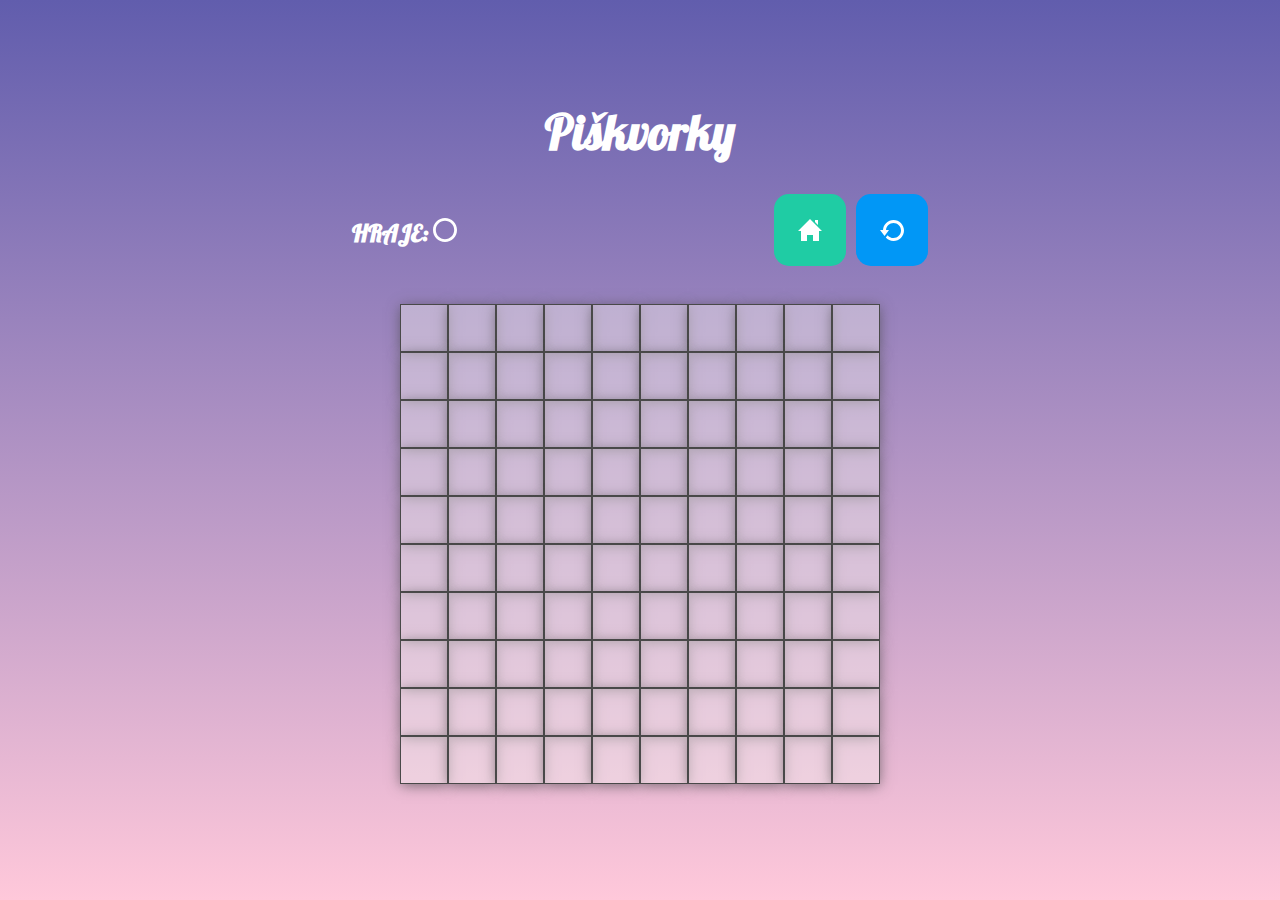
<file: hra.html>
<!DOCTYPE html>
<html lang="en">
  <head>
    <meta charset="UTF-8" />
    <meta http-equiv="X-UA-Compatible" content="IE=edge" />
    <meta name="viewport" content="width=device-width, initial-scale=1.0" />
    <link rel="stylesheet" href="style2.css" />
    <script src="index.js" type="module"></script>
    <link
      href="https://fonts.googleapis.com/css2?family=Lobster&display=swap"
      rel="stylesheet"
    />
    <div class="obrazovka">
    <title>Hra - Piškvorky</title>
  </head>
  <body class="herniKarta" >
    <!-- <div class="hra"> -->
    <h1>Piškvorky</h1>
    <div class="hra--menu">
      <div class="hra--menu__hraje" id="hraje">
      <h2>HRAJE: <img src="podklady/2ukol/circle.svg" class="toggleable active" id="kolecko" alt="kolečko"></h2>
    </div>
    <!--Ikony-->
        <div class="hra--menu__ikony">
        <a href="index.html"><img id="ikony--home" src="podklady/home.svg" alt="tlačítko domečku"></a>
        <a href="hra.html"><img id="ikony--restart" src="podklady/restart.svg" alt="tlačítko restart"></a>
      </div>
    </div>
    <!--tlacitka-->
    <div class="wrapper">
      <div class="wrapper--pole">
      <button class="pole" id="alfa"></button>
      <button class="pole"></button>
      <button class="pole"></button>
      <button class="pole"></button>
      <button class="pole"></button>
      <button class="pole"></button>
      <button class="pole"></button>
      <button class="pole"></button>
      <button class="pole"></button>
      <button class="pole"></button>
      </div>
      <div class="wrapper--pole">
        <button class="pole"></button>
        <button class="pole"></button>
        <button class="pole"></button>
        <button class="pole"></button>
        <button class="pole"></button>
        <button class="pole"></button>
        <button class="pole"></button>
        <button class="pole"></button>
        <button class="pole"></button>
        <button class="pole"></button>
        </div>
        <div class="wrapper--pole">
          <button class="pole"></button>
          <button class="pole"></button>
          <button class="pole"></button>
          <button class="pole"></button>
          <button class="pole"></button>
          <button class="pole"></button>
          <button class="pole"></button>
          <button class="pole"></button>
          <button class="pole"></button>
          <button class="pole"></button>
          </div>
          <div class="wrapper--pole">
            <button class="pole"></button>
            <button class="pole"></button>
            <button class="pole"></button>
            <button class="pole"></button>
            <button class="pole"></button>
            <button class="pole"></button>
            <button class="pole"></button>
            <button class="pole"></button>
            <button class="pole"></button>
            <button class="pole"></button>
            </div>
            <div class="wrapper--pole">
              <button class="pole"></button>
              <button class="pole"></button>
              <button class="pole"></button>
              <button class="pole"></button>
              <button class="pole"></button>
              <button class="pole"></button>
              <button class="pole"></button>
              <button class="pole"></button>
              <button class="pole"></button>
              <button class="pole"></button>
              </div>
              <div class="wrapper--pole">
                <button class="pole"></button>
                <button class="pole"></button>
                <button class="pole"></button>
                <button class="pole"></button>
                <button class="pole"></button>
                <button class="pole"></button>
                <button class="pole"></button>
                <button class="pole"></button>
                <button class="pole"></button>
                <button class="pole"></button>
                </div>
                <div class="wrapper--pole">
                  <button class="pole"></button>
                  <button class="pole"></button>
                  <button class="pole"></button>
                  <button class="pole"></button>
                  <button class="pole"></button>
                  <button class="pole"></button>
                  <button class="pole"></button>
                  <button class="pole"></button>
                  <button class="pole"></button>
                  <button class="pole"></button>
                  </div>
                  <div class="wrapper--pole">
                    <button class="pole"></button>
                    <button class="pole"></button>
                    <button class="pole"></button>
                    <button class="pole"></button>
                    <button class="pole"></button>
                    <button class="pole"></button>
                    <button class="pole"></button>
                    <button class="pole"></button>
                    <button class="pole"></button>
                    <button class="pole"></button>
                    </div>
                    <div class="wrapper--pole">
                      <button class="pole"></button>
                      <button class="pole"></button>
                      <button class="pole"></button>
                      <button class="pole"></button>
                      <button class="pole"></button>
                      <button class="pole"></button>
                      <button class="pole"></button>
                      <button class="pole"></button>
                      <button class="pole"></button>
                      <button class="pole"></button>
                      </div>
                      <div class="wrapper--pole">
                        <button class="pole"></button>
                        <button class="pole"></button>
                        <button class="pole"></button>
                        <button class="pole"></button>
                        <button class="pole"></button>
                        <button class="pole"></button>
                        <button class="pole"></button>
                        <button class="pole"></button>
                        <button class="pole"></button>
                        <button class="pole"></button>
                        </div>
                       
      
</div>
  </div>
</div>
</div>
</div>
  </body>
</div>
</html>
</file>
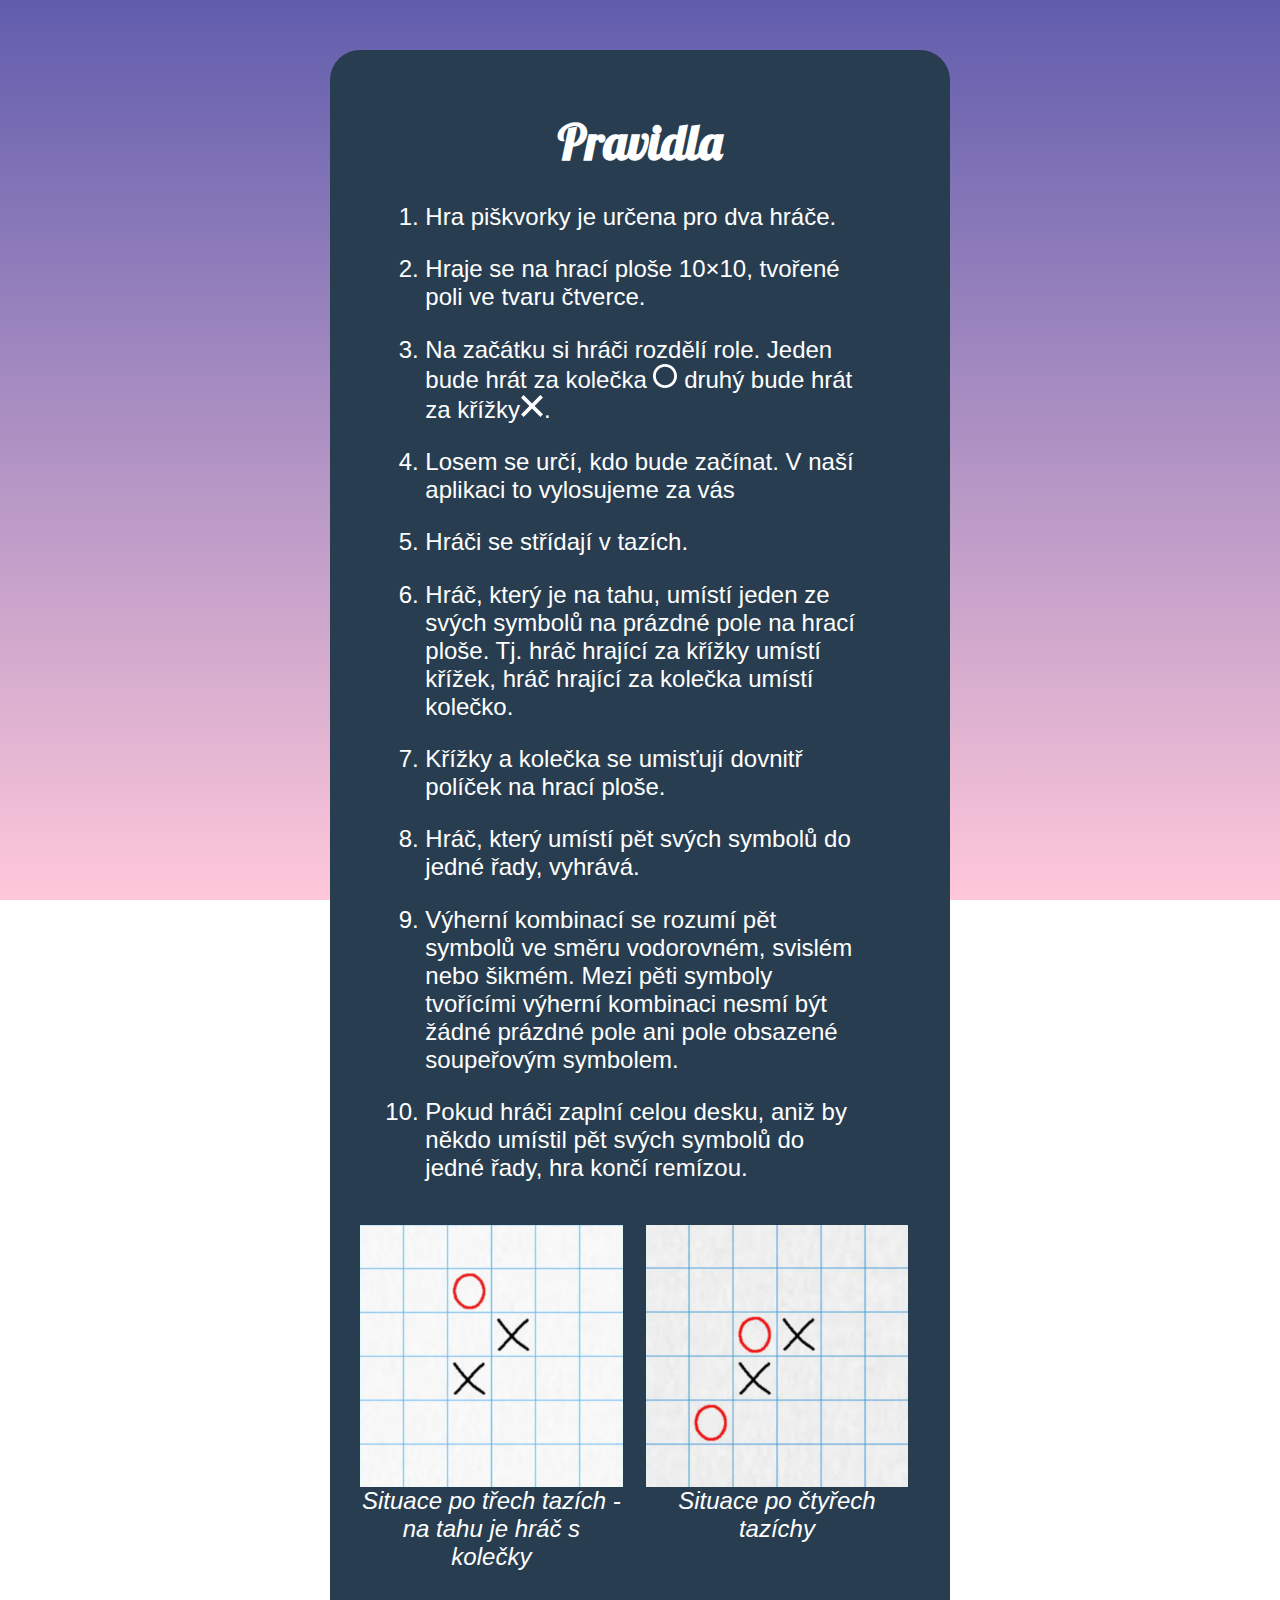
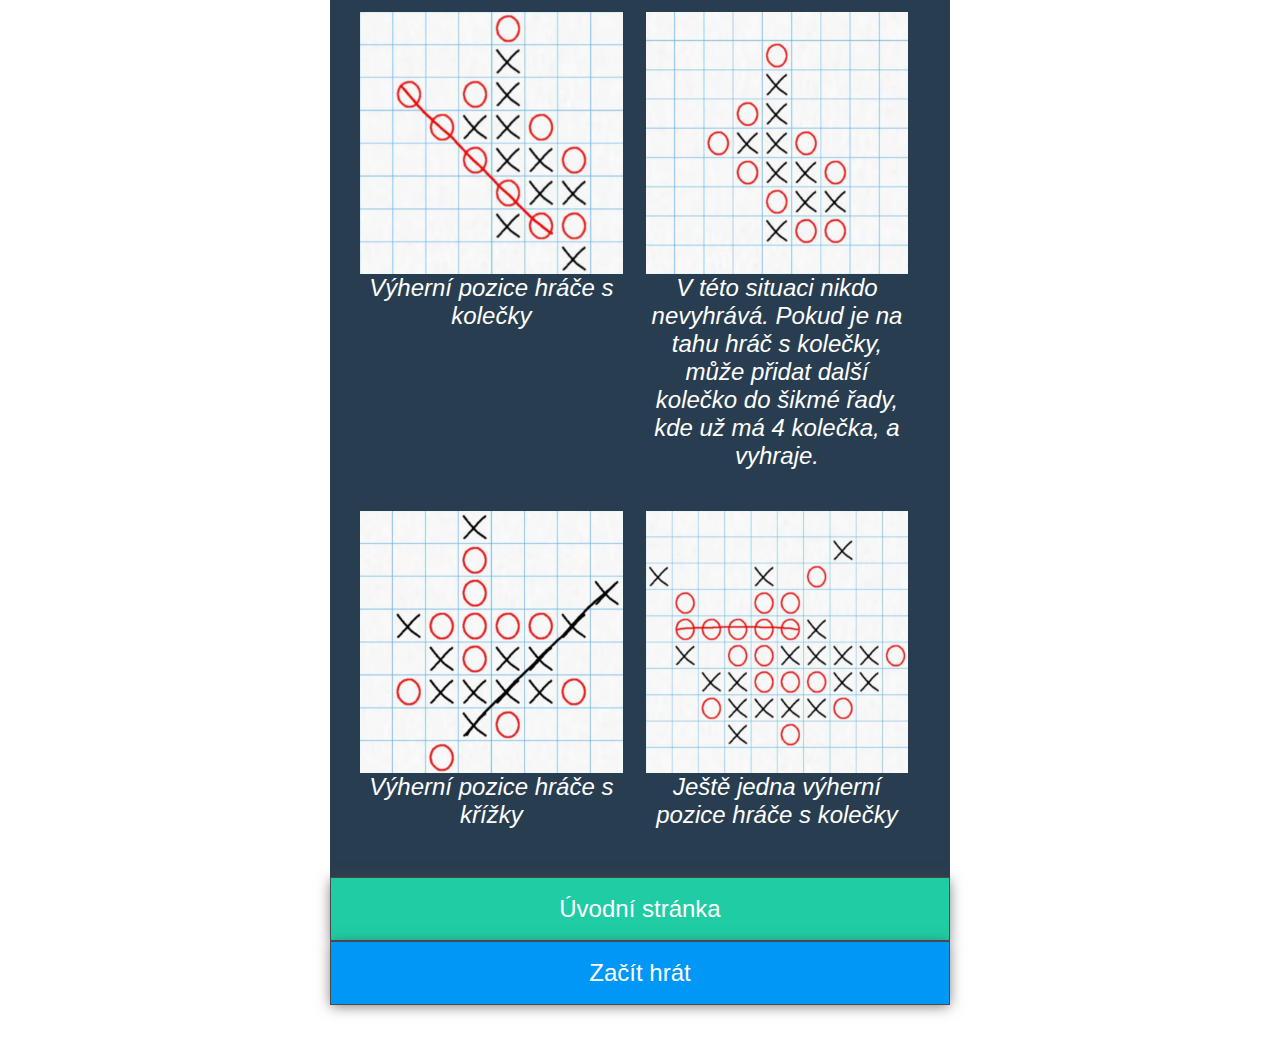
<file: pravidla.html>
<!DOCTYPE html>
<html lang="en">
  <head>
    <meta charset="UTF-8" />
    <meta http-equiv="X-UA-Compatible" content="IE=edge" />
    <meta name="viewport" content="width=device-width, initial-scale=1.0" />
    <link rel="stylesheet" href="style2.css" />
    <link
      href="https://fonts.googleapis.com/css2?family=Lobster&display=swap"
      rel="stylesheet"
    />
    <title>Document</title>
  </head>
  <body>
    <!--Pravidla-->
    <div class="pravidla--body">
      <h1>Pravidla</h1>
      <!--Pravidla list-->
      <ol>
        <li>Hra piškvorky je určena pro dva hráče.</li>
        <li>Hraje se na hrací ploše 10×10, tvořené poli ve tvaru čtverce.</li>
        <li>
          Na začátku si hráči rozdělí role. Jeden bude hrát za kolečka
          <img class="symbol" src="podklady/2ukol/circle.svg" alt="kolečko" />
          druhý bude hrát za křížky<img
            class="symbol"
            src="podklady/2ukol/cross.svg"
            alt="křížek"
            id="krizek"
          />.
        </li>
        <li>
          Losem se určí, kdo bude začínat. V naší aplikaci to vylosujeme za vás
        </li>
        <li>Hráči se střídají v tazích.</li>
        <li>
          Hráč, který je na tahu, umístí jeden ze svých symbolů na prázdné pole
          na hrací ploše. Tj. hráč hrající za křížky umístí křížek, hráč hrající
          za kolečka umístí kolečko.
        </li>
        <li>Křížky a kolečka se umisťují dovnitř políček na hrací ploše.</li>
        <li>Hráč, který umístí pět svých symbolů do jedné řady, vyhrává.</li>
        <li>
          Výherní kombinací se rozumí pět symbolů ve směru vodorovném, svislém
          nebo šikmém. Mezi pěti symboly tvořícími výherní kombinaci nesmí být
          žádné prázdné pole ani pole obsazené soupeřovým symbolem.
        </li>
        <li>
          Pokud hráči zaplní celou desku, aniž by někdo umístil pět svých
          symbolů do jedné řady, hra končí remízou.
        </li>
      </ol>
      <!--Istrukce-->
      <div class="instrukce">
        <figure class="instrukce--sekce" id="inst--1">
          <img
            src="podklady/2ukol/instructions-01.jpg"
            alt="Situace po třech tazích"
          />
          <figcaption>
            Situace po třech tazích - na tahu je hráč s kolečky
          </figcaption>
        </figure>
        <figure class="instrukce--sekce" id="inst--2">
          <img
            src="podklady/2ukol/instructions-02.jpg"
            alt="Situace po čtyřech tazích"
          />
          <figcaption>Situace po čtyřech tazíchy</figcaption>
        </figure>
        <figure class="instrukce--sekce" id="inst--3">
          <img
            src="podklady/2ukol/instructions-03.jpg"
            class="instukce-obrazek"
            alt="vítězná situace"
          />
          <figcaption>Výherní pozice hráče s kolečky</figcaption>
        </figure>
        <figure class="instrukce--sekce" id="inst--4">
          <img
            src="podklady/2ukol/instructions-04.jpg"
            class="instukce-obrazek"
            alt="patová situace"
          />
          <figcaption>
            V této situaci nikdo nevyhrává. Pokud je na tahu hráč s kolečky,
            může přidat další kolečko do šikmé řady, kde už má 4 kolečka, a
            vyhraje.
          </figcaption>
        </figure>
        <figure class="instrukce--sekce" id="inst--5">
          <img
            src="podklady/2ukol/instructions-05.jpg"
            alt="vyhrávají křížky"
          />
          <figcaption>Výherní pozice hráče s křížky</figcaption>
        </figure>
        <figure class="instrukce--sekce" id="inst--6">
          <img
            src="podklady/2ukol/instructions-06.jpg"
            class="instukce-obrazek"
            alt="vahrávají kolečka"
          />
          <figcaption>Ještě jedna výherní pozice hráče s kolečky</figcaption>
        </figure>
      </div>

      <!--tlačítka-->
      <div class="tlacitka">
        <div>
          <a href="index.html"
            ><button class="tlacitka--button uvodni">Úvodní stránka</button></a
          >
        </div>
        <div>
          <a href="hra.html">
            <button class="tlacitka--button zacithrat">Začít hrát</button></a
          >
        </div>
      </div>
    </div>
  </body>
</html>
</file>
<file: style2.css>
/*styl pro vše*/
* {
  box-sizing: border-box;
  color: white;
  margin: 0%;
}

body {
  background: linear-gradient(180deg, #615dad, #ffc8da); 
  background-repeat: no-repeat;
  background-attachment: fixed;  
  box-sizing: border-box;
  margin: auto; 
  max-width: 80vmin;
  font-family: 'Lobster', cursive;
  font-size: small;
  display: flex;
  flex-direction: column;
  align-content: center;
}

h1 {
  text-align: center;
  padding-top: 10%;
  font-family: 'Lobster', cursive;
  font-size: 2em;
  }

a {
  text-decoration: none
}
img {
  width: 100%;
}
/*všichni*/

.pravidla--body {
  background-color: #283e50;
  border-top-right-radius: 30px;
  border-top-left-radius: 30px;
  display: block; 
  font-family: 'Raleway', sans-serif;
}

/*obrázek - čtyřlístky*/
.obrazek {
  display: flex;
  width: 100%;
 }
 .uvodnijpg {
   border-radius: 15px 15px 0 0;
 }

/*popisek 4 lístky*/
.popisek {
  background-color: #283e50;
  padding: 0 3% 0 3%;
  display: flex;
  flex-direction: column;
  justify-content: center;
  font-size:large;
}

p {
  margin: 7%;
}

/*tlacitka*/

.tlacitka {
  box-sizing: border-box;
  display: flex;
  flex-direction: column;
  align-content: center;
  justify-content: flex-start;
  align-items: stretch;
}  

.uvodni {
  background-color: #1fcca4;
  padding: 5% 0 5% 0;
}

.uvodni:hover {
  background-color: #1cbb96;
}
.zacithrat {
  background-color: #0197f6;
  padding: 5% 0 5% 0;
}

.zacithrat:hover {
  background-color: #0090e9;
}

.tlacitka--button {
  width: 100%;
}

#ikony--home {
  background-color: #1fcca4;
  padding: 1rem;
  border-radius: 15px;
  margin: 0, 1rem, 0, 1rem;
}

#ikony--home:hover {
  background-color: #1cbb96;
}
#ikony--restart {
  background-color: #0197f6;
  padding: 1rem;
  border-radius: 15px;
  margin: 0, 1rem, 0, 1rem;
}

#ikony--restart:hover {
  background-color: #0090e9;
}
#formatuj {
  margin-top: 10%
}

  /*druhý úkol*/


ol{
  margin: 5%;
  padding-right: 5%;
}
li {
  margin: 5%;
  margin-right: 1em;
}

.symbol {
  width: 1em;
  height: 1em;
  filter: invert(100%);

}

.instrukce {
  box-sizing: border-box;
  display: flex; 
  flex-direction: row;
  justify-content: flex-start; 
  flex-wrap: wrap;
  margin: 3%;
}

.instrukce--sekce {
  box-sizing: border-box;
  display: flex;
  flex-direction: column;
  justify-content: flex-start;
  align-items: center;
  margin: 2% 2% 5% 2%;
}

figure {
 
  display: block;
  margin-block-start: 1em;
  margin-block-end: 1em;
  margin-inline-start: 40px;
  margin-inline-end: 40px;
}

figcaption {
  text-align: center;
  font-style: italic;
}

img {
  width: 100%;
}


/* obrazovka extra extra large*/
/* obrazovka*/
@media (min-width: 500px) {
  .instrukce--sekce {
    max-width: 45% ;
  }
  }
   /* obrazovka large*/
  @media (min-width: 992px) {
  .pravidla--body {
  margin: 50px;
  }
  * {
    font-size: x-large;
  }
  }

  /*ukol 3*/


.herniKarta {
  display: flex;
  justify-content: center;
  flex-direction: column;
  
 
}
 
.hra--menu {
  margin: 5%;
  display: flex;
  justify-content: space-between;
}

.hra--menu__hraje {
  display: flex;
  align-items: center;
  justify-content: center;
  align-items: center;
}

.hra--menu__ikony {
  display: flex;
  justify-content: space-around;
  align-items: stretch;
  gap: 10px;
}

#kolecko {
  width: 1rem;
  height: 1rem;
  filter: invert(100%)
}



button {
  width: 2rem;
  height: 2rem;
  background-color: rgba(243, 236, 236, 0.441);
  line-height: 0;
  max-lines: 0;
  opacity: 0,5;
  gap:0;

}

button:hover {
  background-color: rgba(234, 222, 222, 0.08);
}

.wrapper {
  display: flex;
  flex-direction: row;
    flex-wrap: wrap;
    width: 100%;
    
    align-content: center;
    justify-content: center;
    align-items: center;
  
}

.wrapper--pole {
  display: flex;
  flex-direction: row;
  
}

.herniKarta {
  max-width: 80vmin;
  margin: 3% 25% 3% 25%;
}



@media (max-width: 470px) {
.herniKarta {
  margin: 10%;
}
}

.board__field--circle {
  background-image: url(podklady/2ukol/circle.svg);
  background-repeat: no-repeat, no-repeat;
  background-position: center;
    background-size: cover;
    background-size: 70%;
   }

.board__field--cross {
  background-image: url(podklady/2ukol/cross.svg);
  background-repeat: no-repeat, no-repeat;
  background-position: center;
    background-size: cover;
    background-size: 70%;
}
.board__field--cross:hover,
.board__field--circle:hover {
  transform: scale(1.3);
  background-color: #8c72b2;
}

button {
  box-shadow: 0px 2px 13px -1px rgba(74, 74, 74, 0.75);
  border: 1px solid #494949;
}

.pole button:active {
  border: 2px solid #2e2e2e;
  border-radius: 5px;
  outline: 1px solid white;
  transition: all 0.1s ease;
}

button.pole {
  background-size: 60%;
  background-position: center;
  background-repeat: no-repeat;
  transition: background-size 0.15s ease;
}
</file>
